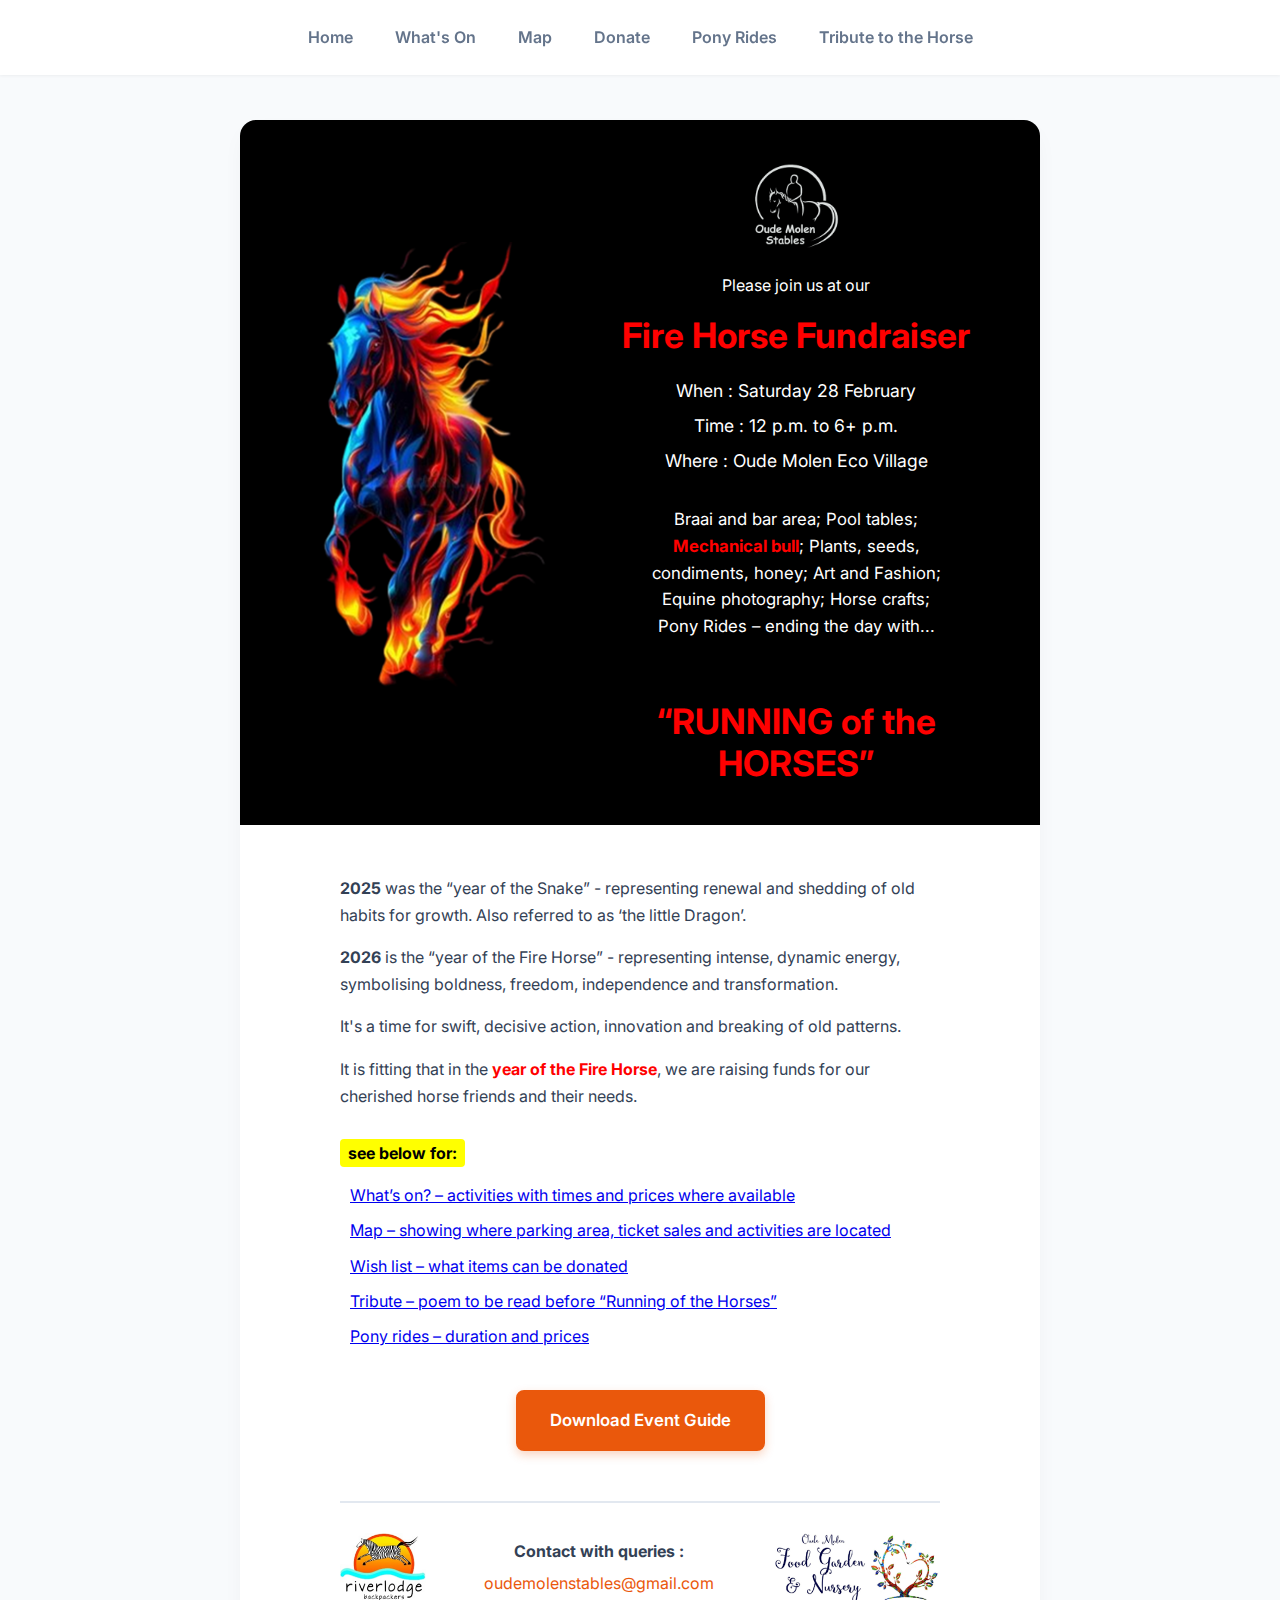
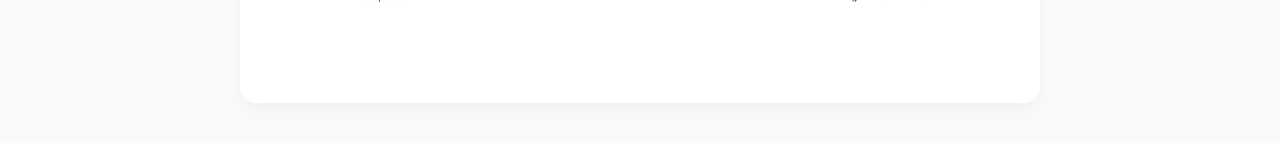
<file: index.html>
<!DOCTYPE html>
<html lang="en">
<head>
    <meta charset="UTF-8">
    <meta name="viewport" content="width=device-width, initial-scale=1.0">
    <title>Fire Horse Fundraiser - Oude Molen</title>
    <link rel="stylesheet" href="style.css">
</head>
<body>
    <nav class="navbar">
        <button class="hamburger" id="hamburger" aria-label="Toggle Menu">
            <svg viewBox="0 0 24 24" width="28" height="28" fill="currentColor">
                <path d="M3 18h18v-2H3v2zm0-5h18v-2H3v2zm0-7v2h18V6H3z"/>
            </svg>
        </button>
        
        <div class="nav-links" id="nav-links">
            <a href="index.html">Home</a>
            <a href="whats-on.html">What's On</a>
            <a href="map.html">Map</a>
            <a href="donate.html">Donate</a>
            <a href="pony-rides.html">Pony Rides</a>
            <a href="tribute.html">Tribute to the Horse</a>
        </div>
    </nav>

    <div class="container home">
        <div class="fundraiser-banner">
            <div class="banner-image-col">
                <img src="front-horse.png" alt="Flaming Horse" class="banner-image">
            </div>
            <div class="banner-content-col">
                <img src="oude-molen.png" alt="Oude Molen Stables Logo" class="banner-logo">
                <p>Please join us at our</p>
                <h1 class="banner-title">Fire Horse Fundraiser</h1>
                <div class="banner-details">
                    <p>When : Saturday 28 February</p>
                    <p>Time : 12 p.m. to 6+ p.m.</p>
                    <p>Where : Oude Molen Eco Village</p>
                </div>
                <div class="banner-list">
                    Braai and bar area; Pool tables;<br>
                    <span class="red-highlight">Mechanical bull</span>; Plants, seeds,<br>
                    condiments, honey; Art and Fashion;<br>
                    Equine photography; Horse crafts;<br>
                    Pony Rides – ending the day with...
                </div>
                <h2 class="banner-title" style="margin-bottom: 0;">“RUNNING of the HORSES”</h2>
            </div>
        </div>

        <div class="content-padding">
            <p><span class="bold">2025</span> was the “year of the Snake” - representing renewal and shedding of old habits for growth. Also referred to as ‘the little Dragon’.</p>
            <p><span class="bold">2026</span> is the “year of the Fire Horse” - representing intense, dynamic energy, symbolising boldness, freedom, independence and transformation.</p>
            <p>It's a time for swift, decisive action, innovation and breaking of old patterns.</p>
            <p>It is fitting that in the <span class="red-highlight">year of the Fire Horse</span>, we are raising funds for our cherished horse friends and their needs.</p>

            <p style="margin-top: 30px;">
                <span class="yellow-highlight">see below for:</span>
            </p>
            <ul style="list-style-type: none; padding-left: 10px;">
                <li><a href="whats-on.html" >What’s on? – activities with times and prices where available</a></li>
                <li><a href="map.html">Map – showing where parking area, ticket sales and activities are located</a></li>
                <li><a href="donate.html">Wish list – what items can be donated</a></li>
                <li><a href="tribute.html">Tribute – poem to be read before “Running of the Horses”</a></li>
                <li><a href="pony-rides.html">Pony rides – duration and prices</a></li>
            </ul>
            <div class="btn-container">
                <a href="Fire Horse Fundraiser - PDF.pdf" download target="_blank" class="btn-download">Download Event Guide</a>
            </div>
            <div class="footer-logos">
                <img src="riverlodge.png" alt="Riverlodge Backpackers" class="footer-logo-img">
                
                <div class="text-center">
                    <p class="bold" style="margin-bottom: 5px;">Contact with queries :</p>
                    <a href="mailto:oudemolenstables@gmail.com" style="color: var(--accent-color); text-decoration: none;">oudemolenstables@gmail.com</a>
                </div>
                
                <img src="food-garden.png" alt="Oude Molen Food Garden & Nursery" class="footer-logo-img">
            </div>
        </div>
    </div>
    <script>
        document.getElementById('hamburger').addEventListener('click', function() {
            document.getElementById('nav-links').classList.toggle('show');
        });
    </script>
</body>
</html>
</file>
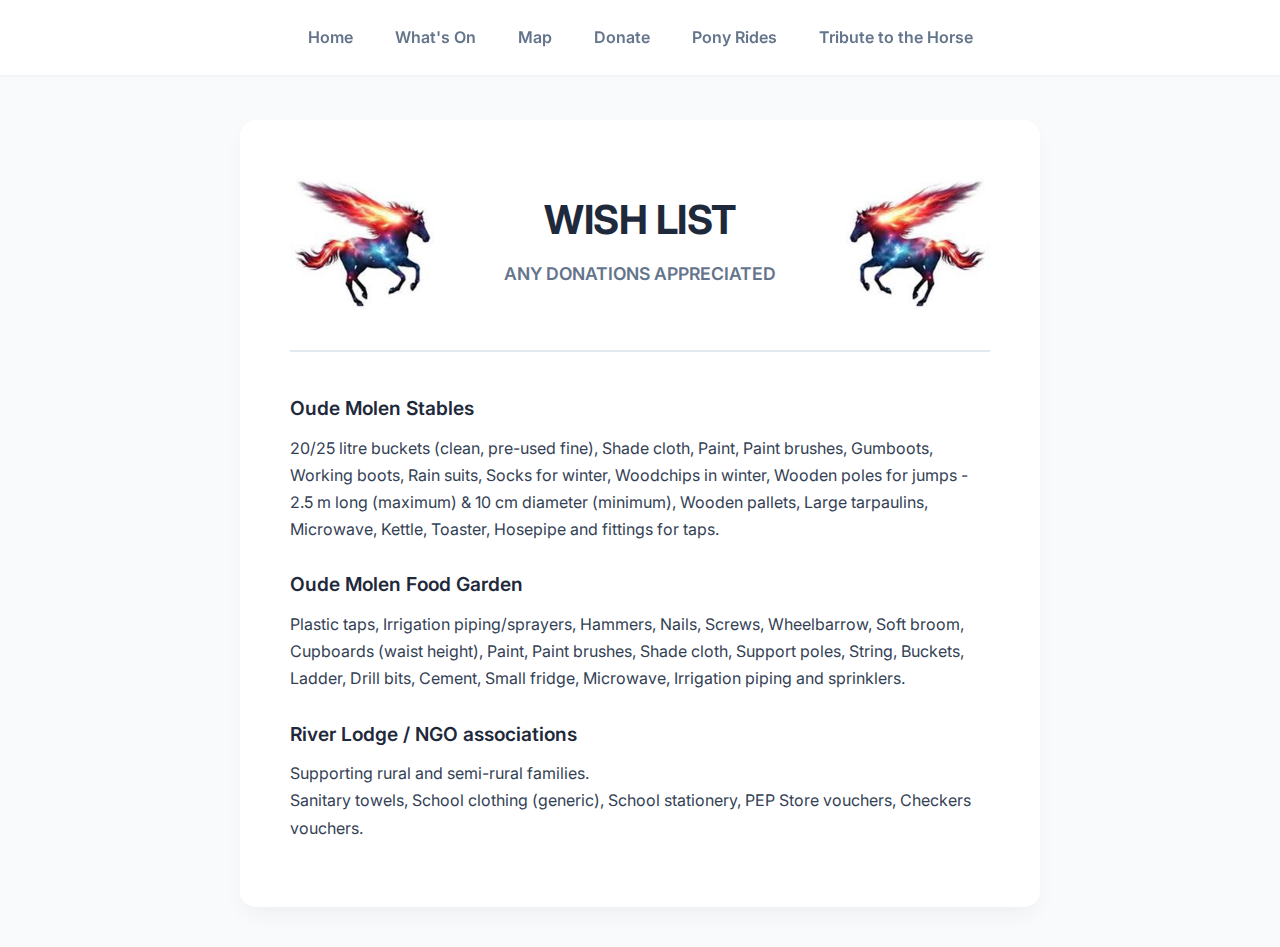
<file: donate.html>
<!DOCTYPE html>
<html lang="en">
<head>
    <meta charset="UTF-8">
    <meta name="viewport" content="width=device-width, initial-scale=1.0">
    <title>Donate - Oude Molen</title>
    <link rel="stylesheet" href="style.css">
</head>
<body>
    <nav class="navbar">
        <button class="hamburger" id="hamburger" aria-label="Toggle Menu">
            <svg viewBox="0 0 24 24" width="28" height="28" fill="currentColor">
                <path d="M3 18h18v-2H3v2zm0-5h18v-2H3v2zm0-7v2h18V6H3z"/>
            </svg>
        </button>
        
        <div class="nav-links" id="nav-links">
            <a href="index.html">Home</a>
            <a href="whats-on.html">What's On</a>
            <a href="map.html">Map</a>
            <a href="donate.html">Donate</a>
            <a href="pony-rides.html">Pony Rides</a>
            <a href="tribute.html">Tribute to the Horse</a>
        </div>
    </nav>

    <div class="container">
        <header class="page-header">
            <img src="side-horse.png" alt="Flaming Horse Logo" style="min-width: 150px;">
            <div>
                <h1>WISH LIST</h1>
                <p class="header-subtitle">ANY DONATIONS APPRECIATED</p>
            </div>
            <img src="side-horse.png" class="desktop-only" alt="Flaming Horse Logo" style="transform: rotateY(180deg); min-width: 150px;">
        </header>

        <h3>Oude Molen Stables</h3>
        <p>20/25 litre buckets (clean, pre-used fine), Shade cloth, Paint, Paint brushes, Gumboots, Working boots, Rain suits, Socks for winter, Woodchips in winter, Wooden poles for jumps - 2.5 m long (maximum) & 10 cm diameter (minimum), Wooden pallets, Large tarpaulins, Microwave, Kettle, Toaster, Hosepipe and fittings for taps.</p>

        <h3>Oude Molen Food Garden</h3>
        <p>Plastic taps, Irrigation piping/sprayers, Hammers, Nails, Screws, Wheelbarrow, Soft broom, Cupboards (waist height), Paint, Paint brushes, Shade cloth, Support poles, String, Buckets, Ladder, Drill bits, Cement, Small fridge, Microwave, Irrigation piping and sprinklers.</p>

        <h3>River Lodge / NGO associations</h3>
        <p>Supporting rural and semi-rural families.<br>
        Sanitary towels, School clothing (generic), School stationery, PEP Store vouchers, Checkers vouchers.</p>
    </div>
    <script>
        document.getElementById('hamburger').addEventListener('click', function() {
            document.getElementById('nav-links').classList.toggle('show');
        });
    </script>
</body>
</html>
</file>
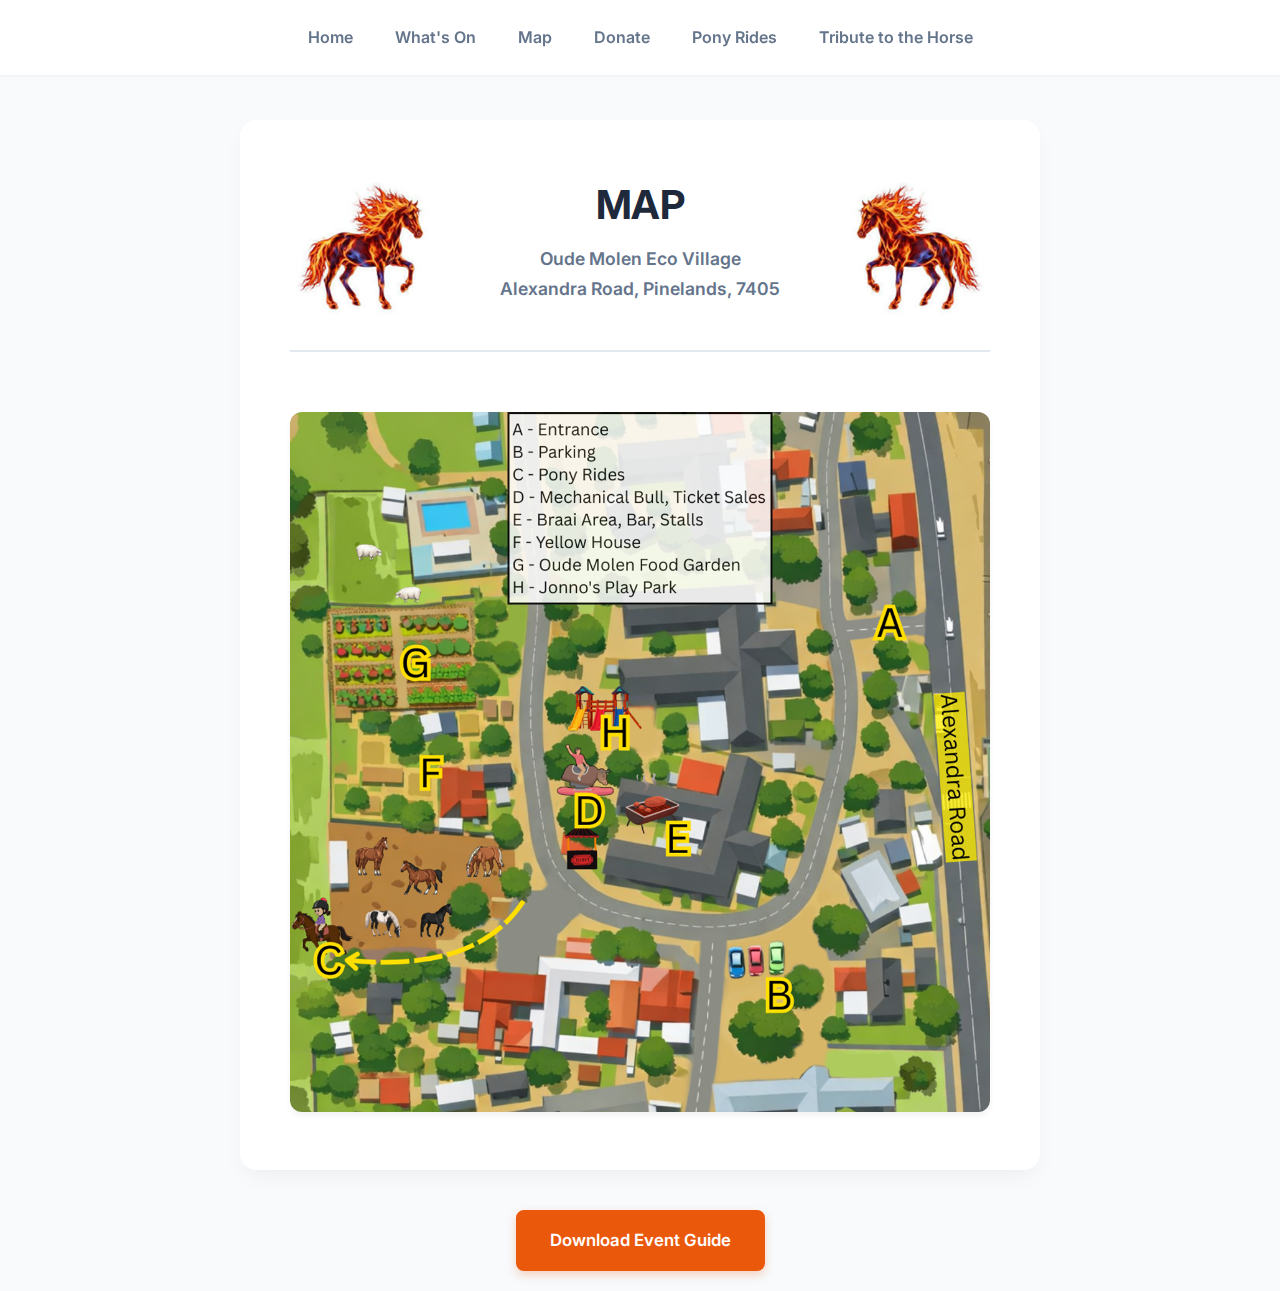
<file: map.html>
<!DOCTYPE html>
<html lang="en">
<head>
    <meta charset="UTF-8">
    <meta name="viewport" content="width=device-width, initial-scale=1.0">
    <title>Map - Oude Molen</title>
    <link rel="stylesheet" href="style.css">
</head>
<body>
    <nav class="navbar">
        <button class="hamburger" id="hamburger" aria-label="Toggle Menu">
            <svg viewBox="0 0 24 24" width="28" height="28" fill="currentColor">
                <path d="M3 18h18v-2H3v2zm0-5h18v-2H3v2zm0-7v2h18V6H3z"/>
            </svg>
        </button>
        
        <div class="nav-links" id="nav-links">
            <a href="index.html">Home</a>
            <a href="whats-on.html">What's On</a>
            <a href="map.html">Map</a>
            <a href="donate.html">Donate</a>
            <a href="pony-rides.html">Pony Rides</a>
            <a href="tribute.html">Tribute to the Horse</a>
        </div>
    </nav>

    <div class="container">
        <header class="page-header">
            <img src="side-raised-horse.png" alt="Flaming Horse Logo" style="min-width: 150px;">
            <div>
                <h1>MAP</h1>
                <p class="header-subtitle">Oude Molen Eco Village<br>Alexandra Road, Pinelands, 7405</p>
            </div>
            <img src="side-raised-horse.png" class="desktop-only" alt="Flaming Horse Logo" style="transform: rotateY(180deg); min-width: 150px;">
        </header>

        <a href="map.png" target="_blank" download="true"><img src="map.png" alt="Map of Oude Molen Eco Village" class="map-image"></a>
    </div>

    <div class="btn-container">
        <a href="Fire Horse Fundraiser - PDF.pdf" download target="_blank" class="btn-download">Download Event Guide</a>
    </div>
    <script>
        document.getElementById('hamburger').addEventListener('click', function() {
            document.getElementById('nav-links').classList.toggle('show');
        });
    </script>
</body>
</html>
</file>
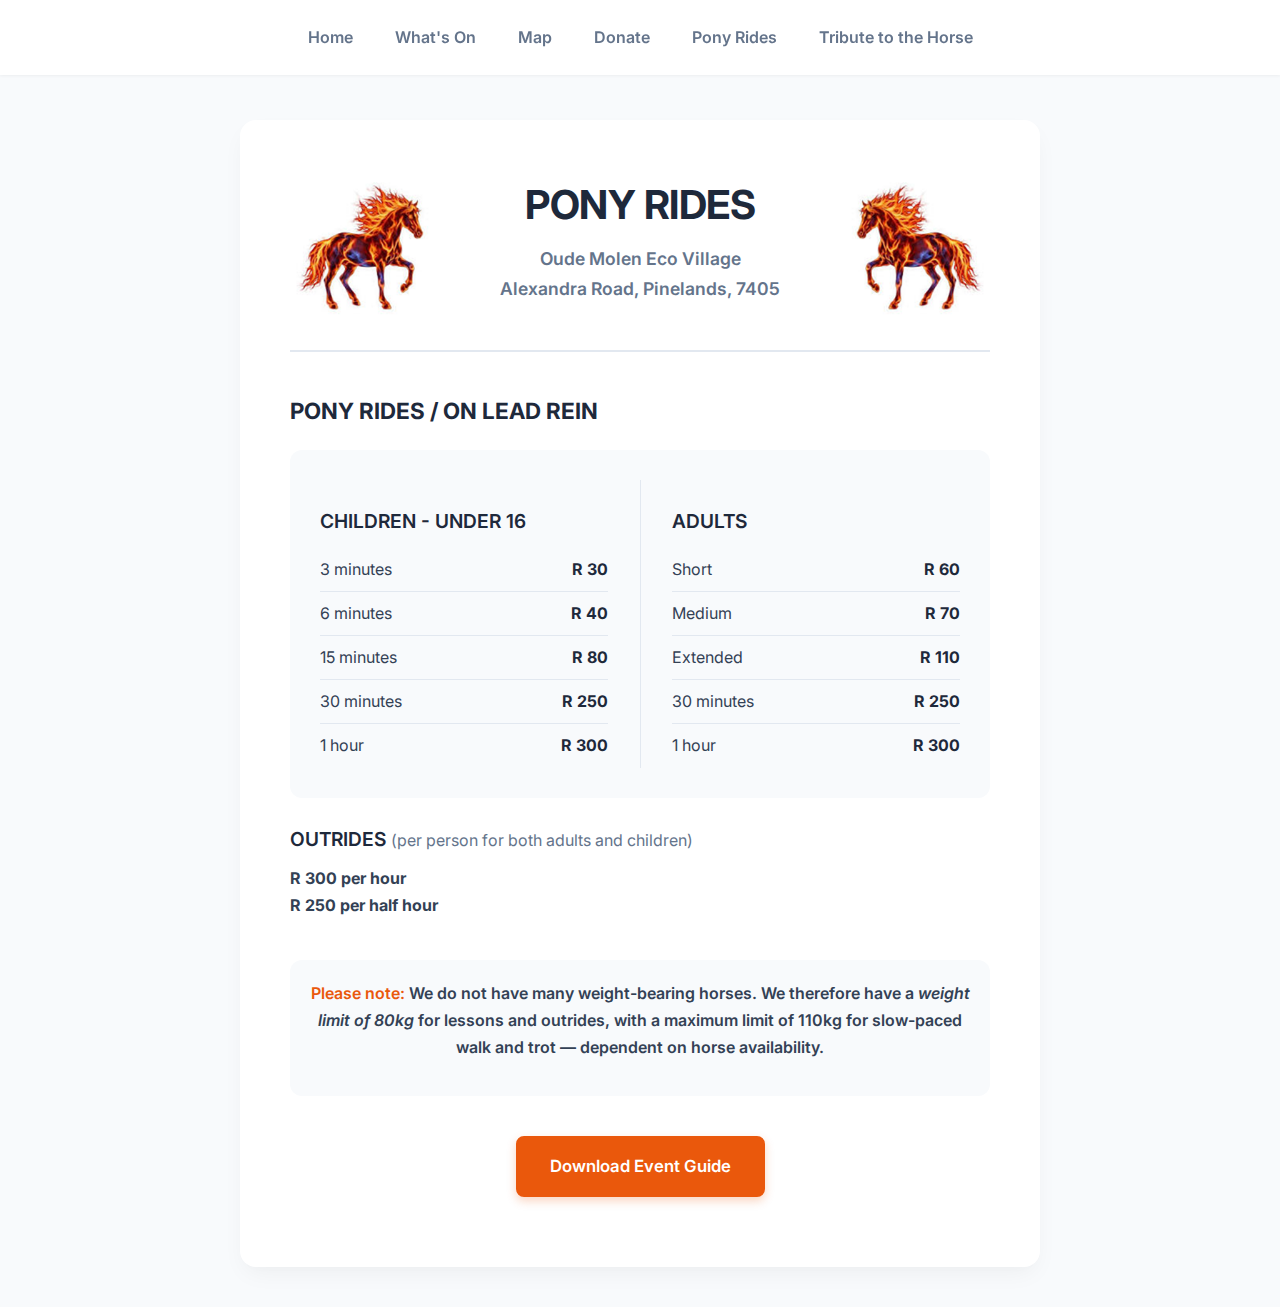
<file: pony-rides.html>
<!DOCTYPE html>
<html lang="en">
<head>
    <meta charset="UTF-8">
    <meta name="viewport" content="width=device-width, initial-scale=1.0">
    <title>Pony Rides - Oude Molen</title>
    <link rel="stylesheet" href="style.css">
</head>
<body>
    <nav class="navbar">
        <button class="hamburger" id="hamburger" aria-label="Toggle Menu">
            <svg viewBox="0 0 24 24" width="28" height="28" fill="currentColor">
                <path d="M3 18h18v-2H3v2zm0-5h18v-2H3v2zm0-7v2h18V6H3z"/>
            </svg>
        </button>
        
        <div class="nav-links" id="nav-links">
            <a href="index.html">Home</a>
            <a href="whats-on.html">What's On</a>
            <a href="map.html">Map</a>
            <a href="donate.html">Donate</a>
            <a href="pony-rides.html">Pony Rides</a>
            <a href="tribute.html">Tribute to the Horse</a>
        </div>
    </nav>

    <div class="container">
        <header class="page-header">
            <img src="side-raised-horse.png" alt="Flaming Horse Logo" style="min-width: 150px;">
            <div>
                <h1>PONY RIDES</h1>
                <p class="header-subtitle">Oude Molen Eco Village<br>Alexandra Road, Pinelands, 7405</p>
            </div>
            <img src="side-raised-horse.png" class="desktop-only" alt="Flaming Horse Logo" style="transform: rotateY(180deg); min-width: 150px;">
        </header>

        <h2>PONY RIDES / ON LEAD REIN</h2>

        <div class="pricing-grid">
            <div class="pricing-col">
                <h3>CHILDREN - UNDER 16</h3>
                <div class="price-row"><span>3 minutes</span> <strong>R 30</strong></div>
                <div class="price-row"><span>6 minutes</span> <strong>R 40</strong></div>
                <div class="price-row"><span>15 minutes</span> <strong>R 80</strong></div>
                <div class="price-row"><span>30 minutes</span> <strong>R 250</strong></div>
                <div class="price-row"><span>1 hour</span> <strong>R 300</strong></div>
            </div>
            
            <div class="divider"></div>

            <div class="pricing-col">
                <h3>ADULTS</h3>
                <div class="price-row"><span>Short</span> <strong>R 60</strong></div>
                <div class="price-row"><span>Medium</span> <strong>R 70</strong></div>
                <div class="price-row"><span>Extended</span> <strong>R 110</strong></div>
                <div class="price-row"><span>30 minutes</span> <strong>R 250</strong></div>
                <div class="price-row"><span>1 hour</span> <strong>R 300</strong></div>
            </div>
        </div>

        <h3>OUTRIDES <span style="font-weight: 400; font-size: 1rem; color: var(--text-muted);">(per person for both adults and children)</span></h3>
        <p class="bold">R 300 per hour<br>R 250 per half hour</p>

        <div class="contact-info" style="margin-top: 40px;">
            <p><span class="accent-text">Please note:</span> We do not have many weight-bearing horses. We therefore have a <em>weight limit of 80kg</em> for lessons and outrides, with a maximum limit of 110kg for slow-paced walk and trot — dependent on horse availability.</p>
        </div>
        <div class="btn-container">
            <a href="Fire Horse Fundraiser - PDF.pdf" download target="_blank" class="btn-download">Download Event Guide</a>
        </div>
    </div>
    <script>
        document.getElementById('hamburger').addEventListener('click', function() {
            document.getElementById('nav-links').classList.toggle('show');
        });
    </script>
</body>
</html>
</file>
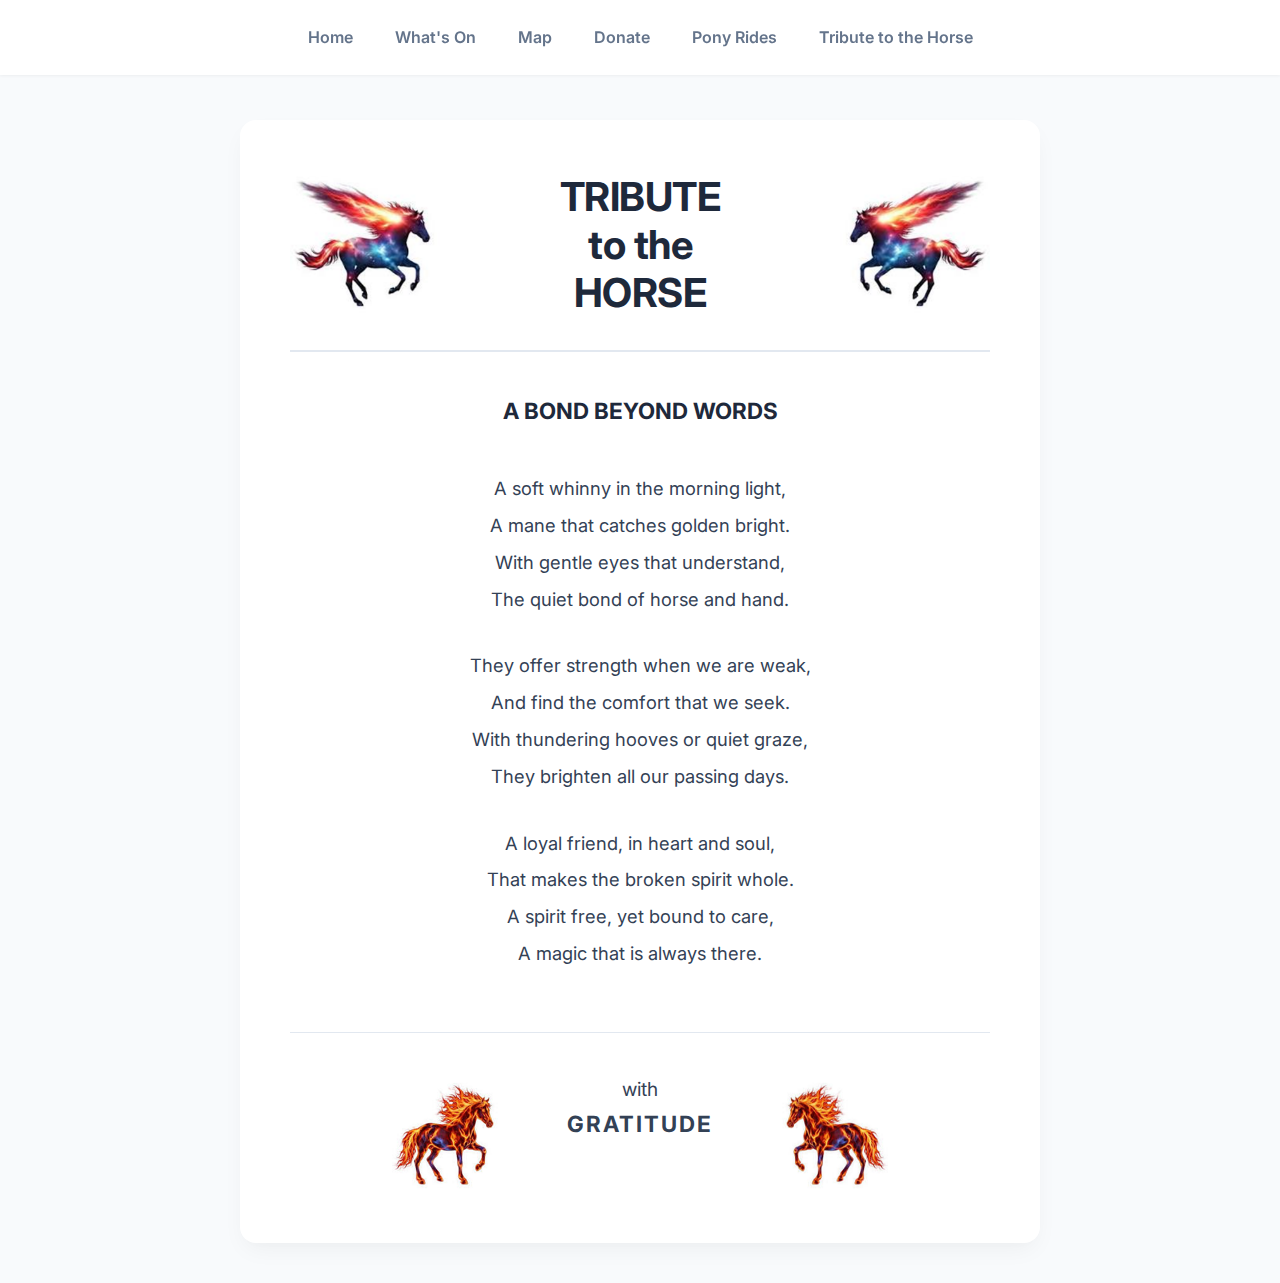
<file: tribute.html>
<!DOCTYPE html>
<html lang="en">
<head>
    <meta charset="UTF-8">
    <meta name="viewport" content="width=device-width, initial-scale=1.0">
    <title>Tribute to the Horse - Oude Molen</title>
    <link rel="stylesheet" href="style.css">
</head>
<body>
    <nav class="navbar">
        <button class="hamburger" id="hamburger" aria-label="Toggle Menu">
            <svg viewBox="0 0 24 24" width="28" height="28" fill="currentColor">
                <path d="M3 18h18v-2H3v2zm0-5h18v-2H3v2zm0-7v2h18V6H3z"/>
            </svg>
        </button>
        
        <div class="nav-links" id="nav-links">
            <a href="index.html">Home</a>
            <a href="whats-on.html">What's On</a>
            <a href="map.html">Map</a>
            <a href="donate.html">Donate</a>
            <a href="pony-rides.html">Pony Rides</a>
            <a href="tribute.html">Tribute to the Horse</a>
        </div>
    </nav>

    <div class="container">
        <header class="page-header">
            <img src="side-horse.png" alt="Flaming Horse Logo" style="min-width: 150px;">
            <div>
                <h1 style="line-height: 1.2;">TRIBUTE <br> to the <br> HORSE</h1>
            </div>
            <img src="side-horse.png" class="desktop-only" alt="Flaming Horse Logo" style="transform: rotateY(180deg); min-width: 150px;">
        </header>

        <h2 class="text-center">A BOND BEYOND WORDS</h2>
        
        <div class="text-center" style="font-size: 1.15rem; line-height: 2; margin: 40px auto; max-width: 500px; color: var(--text-main);">
            <p>
                A soft whinny in the morning light,<br>
                A mane that catches golden bright.<br>
                With gentle eyes that understand,<br>
                The quiet bond of horse and hand.
            </p>

            <p style="margin-top: 30px;">
                They offer strength when we are weak,<br>
                And find the comfort that we seek.<br>
                With thundering hooves or quiet graze,<br>
                They brighten all our passing days.
            </p>

            <p style="margin-top: 30px;">
                A loyal friend, in heart and soul,<br>
                That makes the broken spirit whole.<br>
                A spirit free, yet bound to care,<br>
                A magic that is always there.
            </p>
        </div>

        <div class="text-center" style="margin-top: 60px; padding-top: 40px; border-top: 1px solid var(--border-soft);">            
            <div style="display: flex; justify-content: center; gap: 60px;">
                <img src="side-raised-horse.png" class="desktop-only" alt="Flaming Horse Logo" style="width: 120px; height: auto;">
                <p class="" style="font-size: 1.2rem; margin-bottom: 20px;">
                    with<br>
                    <span class="bold" style="font-size: 1.4rem; letter-spacing: 2px;">GRATITUDE</span>
                </p>
                <img src="side-raised-horse.png" class="desktop-only" alt="Flaming Horse Logo" style="width: 120px; height: auto; transform: rotateY(180deg);">
            </div>
        </div>
    </div>
    <script>
        document.getElementById('hamburger').addEventListener('click', function() {
            document.getElementById('nav-links').classList.toggle('show');
        });
    </script>
</body>
</html>
</file>
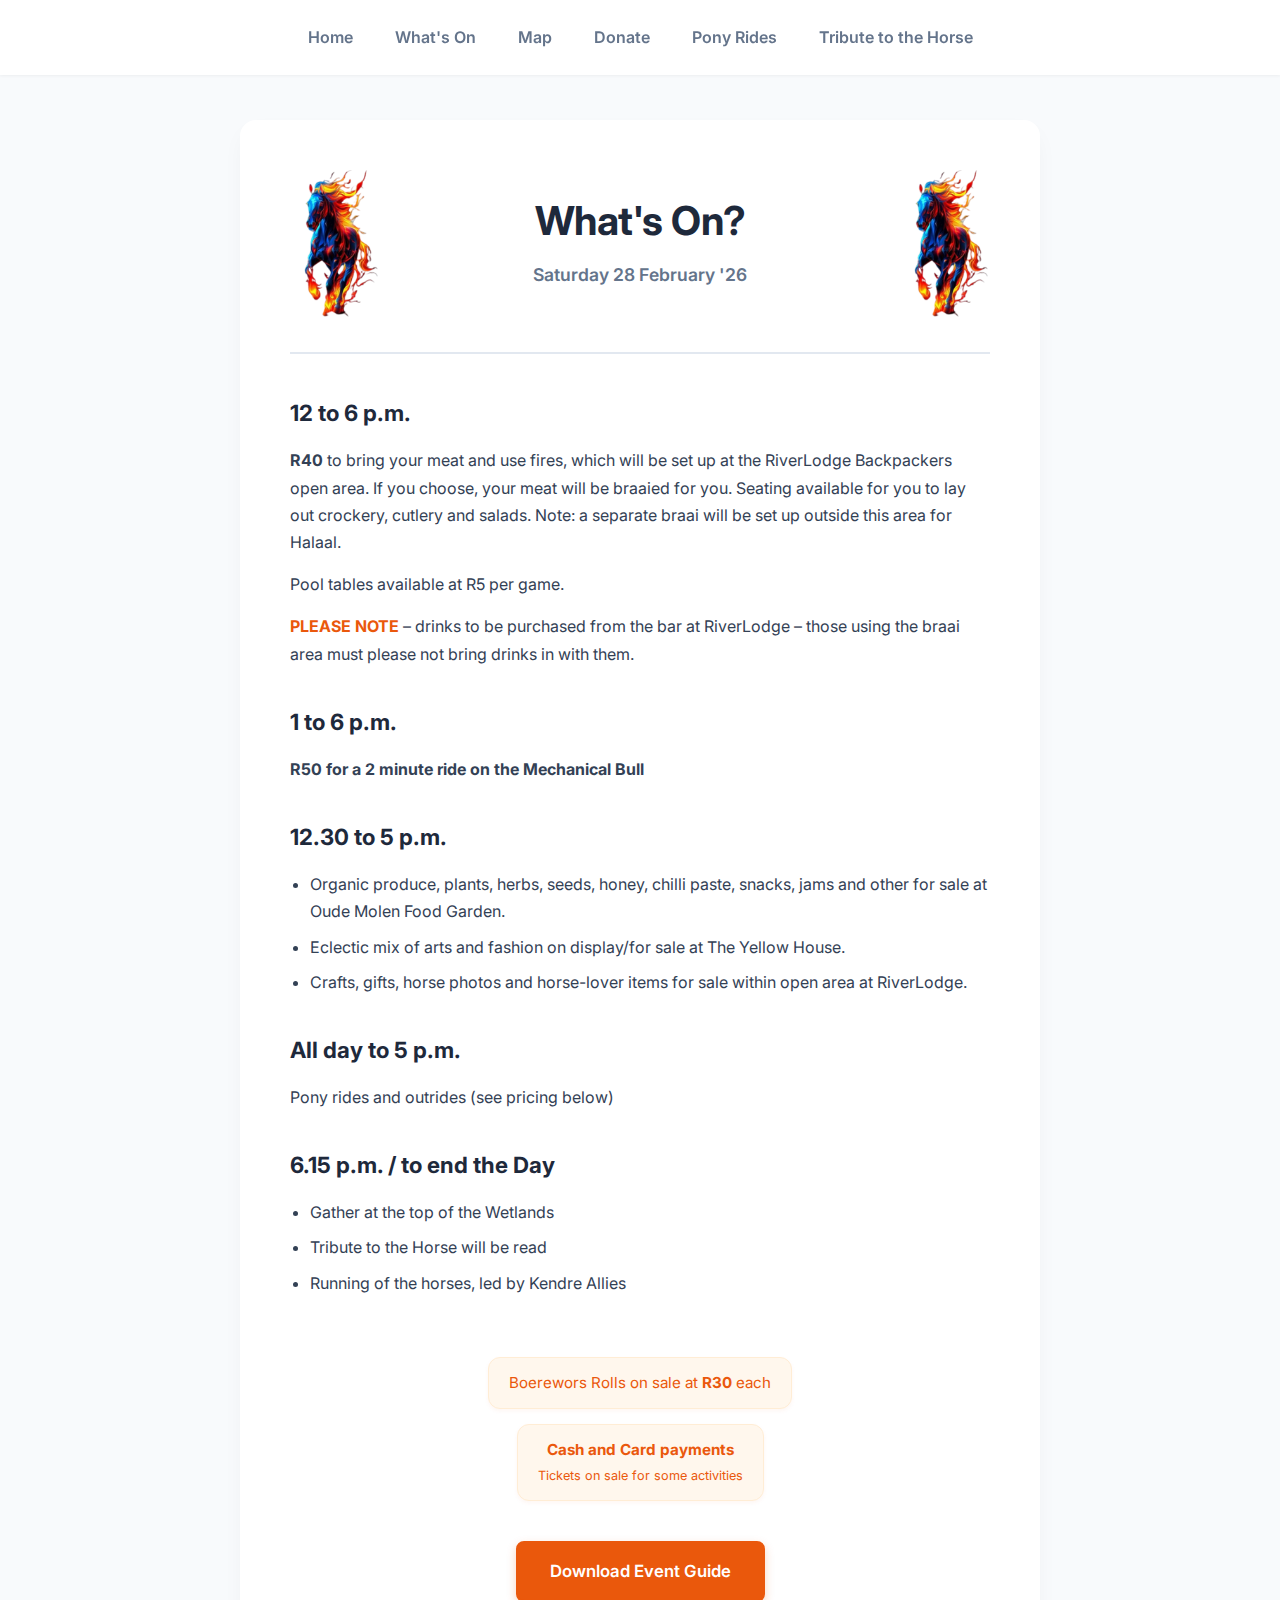
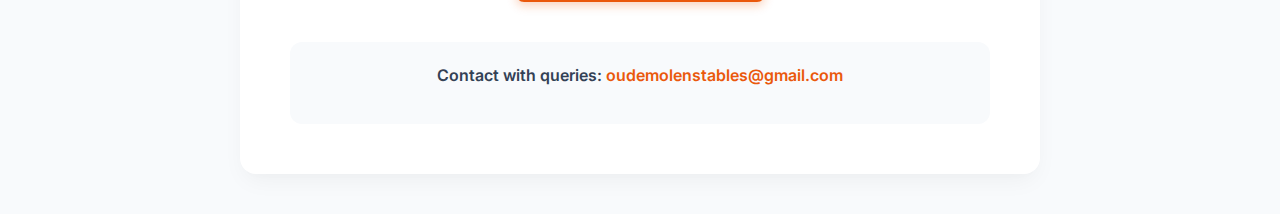
<file: whats-on.html>
<!DOCTYPE html>
<html lang="en">
<head>
    <meta charset="UTF-8">
    <meta name="viewport" content="width=device-width, initial-scale=1.0">
    <title>What's On - Oude Molen</title>
    <link rel="stylesheet" href="style.css">
</head>
<body>
    <nav class="navbar">
        <button class="hamburger" id="hamburger" aria-label="Toggle Menu">
            <svg viewBox="0 0 24 24" width="28" height="28" fill="currentColor">
                <path d="M3 18h18v-2H3v2zm0-5h18v-2H3v2zm0-7v2h18V6H3z"/>
            </svg>
        </button>
        
        <div class="nav-links" id="nav-links">
            <a href="index.html">Home</a>
            <a href="whats-on.html">What's On</a>
            <a href="map.html">Map</a>
            <a href="donate.html">Donate</a>
            <a href="pony-rides.html">Pony Rides</a>
            <a href="tribute.html">Tribute to the Horse</a>
        </div>
    </nav>

    <div class="container">
        <header class="page-header">
            <img src="front-horse.png" alt="Flaming Horse Logo">
            <div>
                <h1>What's On?</h1>
                <p class="header-subtitle">Saturday 28 February '26</p>
            </div>
            <img src="front-horse.png" class="desktop-only" alt="Flaming Horse Logo">
        </header>

        <h2>12 to 6 p.m.</h2>
        <p><span class="bold">R40</span> to bring your meat and use fires, which will be set up at the RiverLodge Backpackers open area. If you choose, your meat will be braaied for you. Seating available for you to lay out crockery, cutlery and salads. Note: a separate braai will be set up outside this area for Halaal.</p>
        <p>Pool tables available at R5 per game.</p>
        <p><span class="bold accent-text">PLEASE NOTE</span> – drinks to be purchased from the bar at RiverLodge – those using the braai area must please not bring drinks in with them.</p>

        <h2>1 to 6 p.m.</h2>
        <p class="bold">R50 for a 2 minute ride on the Mechanical Bull</p>

        <h2>12.30 to 5 p.m.</h2>
        <ul>
            <li>Organic produce, plants, herbs, seeds, honey, chilli paste, snacks, jams and other for sale at Oude Molen Food Garden.</li>
            <li>Eclectic mix of arts and fashion on display/for sale at The Yellow House.</li>
            <li>Crafts, gifts, horse photos and horse-lover items for sale within open area at RiverLodge.</li>
        </ul>

        <h2>All day to 5 p.m.</h2>
        <p>Pony rides and outrides (see pricing below)</p>

        <h2>6.15 p.m. / to end the Day</h2>
        <ul>
            <li>Gather at the top of the Wetlands</li>
            <li>Tribute to the Horse will be read</li>
            <li>Running of the horses, led by Kendre Allies</li>
        </ul>
        
        <div class="badge-container" style="margin-top: 60px;" >
            <div class="badge">Boerewors Rolls on sale at <span class="bold">R30</span> each</div>
        </div>
        <div class="badge-container">
            <div class="badge">
                <span class="bold">Cash and Card payments</span><br>
                <small>Tickets on sale for some activities</small>
            </div>
        </div>

        <div class="btn-container">
            <a href="Fire Horse Fundraiser - PDF.pdf" download target="_blank" class="btn-download">Download Event Guide</a>
        </div>

        <div class="contact-info">
            <p>Contact with queries: <a href="mailto:oudemolenstables@gmail.com" style="color: var(--accent-color); text-decoration: none;">oudemolenstables@gmail.com</a></p>
        </div>

    </div>
    <script>
        document.getElementById('hamburger').addEventListener('click', function() {
            document.getElementById('nav-links').classList.toggle('show');
        });
    </script>
</body>
</html>
</file>
<file: style.css>
/* style.css */
@import url('https://fonts.googleapis.com/css2?family=Inter:wght@400;600;700&display=swap');

:root {
    --primary-color: #1e293b; /* Deep slate */
    --accent-color: #ea580c; /* Warm terracotta/orange to match the fire horses */
    --text-main: #334155;
    --text-muted: #64748b;
    --bg-page: #f8fafc;
    --bg-card: #ffffff;
    --border-soft: #e2e8f0;
}

* {
    box-sizing: border-box;
    margin: 0;
    padding: 0;
}

/* Update the body to push content down so the absolute nav doesn't cover it */
body {
    font-family: 'Inter', sans-serif;
    background-color: var(--bg-page);
    color: var(--text-main);
    line-height: 1.7;
    -webkit-font-smoothing: antialiased;
    padding-top: 80px; /* Added to account for absolute nav */
}

/* --- Desktop Navigation (Absolute Position) --- */
.navbar {
    position: absolute;
    top: 0;
    left: 0;
    width: 100%;
    background-color: rgba(255, 255, 255, 0.95);
    backdrop-filter: blur(10px);
    padding: 1rem 2rem;
    z-index: 1000;
    box-shadow: 0 1px 3px rgba(0,0,0,0.05);
    display: flex;
    justify-content: center; /* Centers links on desktop */
    align-items: center;
}

.hamburger {
    display: none; /* Hidden on desktop screens */
    background: none;
    border: none;
    color: var(--primary-color);
    cursor: pointer;
    padding: 5px;
}

.nav-links {
    display: flex;
    gap: 10px;
}

.nav-links a {
    color: var(--text-muted);
    text-decoration: none;
    padding: 8px 16px;
    font-size: 1rem;
    font-weight: 600;
    border-radius: 8px;
    transition: all 0.2s ease;
}

.nav-links a:hover, .nav-links a:active {
    background-color: #f1f5f9;
    color: var(--primary-color);
}

/* Main Card Container */
.container {
    max-width: 800px;
    margin: 40px auto;
    background-color: var(--bg-card);
    border-radius: 16px;
    padding: 50px;
    box-shadow: 0 10px 25px -5px rgba(0,0,0,0.05), 0 8px 10px -6px rgba(0,0,0,0.01);
}

/* Header with Flexbox */
.page-header {
    display: flex;
    justify-content: space-between;
    align-items: center;
    margin-bottom: 40px;
    padding-bottom: 30px;
    border-bottom: 2px solid var(--border-soft);
    text-align: center;
}

.page-header img {
    width: 90px;
    height: auto;
    border-radius: 8px;
}

.page-header h1 {
    font-size: 2.5rem;
    color: var(--primary-color);
    letter-spacing: -0.5px;
    font-weight: 700;
}

.header-subtitle {
    font-size: 1.1rem;
    color: var(--text-muted);
    font-weight: 600;
    margin-top: 5px;
}

/* Typography */
h2 {
    color: var(--primary-color);
    font-size: 1.4rem;
    margin: 35px 0 15px;
    font-weight: 700;
}

h3 {
    color: var(--primary-color);
    font-size: 1.2rem;
    margin: 25px 0 10px;
    font-weight: 600;
}

.text-center { text-align: center; }
.bold { font-weight: 700; }
.accent-text { color: var(--accent-color); }

ul {
    margin-left: 0;
    padding-left: 20px;
    margin-bottom: 20px;
    list-style-type: disc;
    color: var(--text-main);
}

ul li {
    margin-bottom: 8px;
}

p {
    margin-bottom: 15px;
}

/* Modern Badges / Callouts */
.badge-container {
    display: flex;
    justify-content: center;
    margin: 15px 0;
}

.badge {
    background: #fff7ed;
    color: var(--accent-color);
    border: 1px solid #ffedd5;
    padding: 12px 20px;
    border-radius: 12px;
    font-size: 0.95rem;
    text-align: center;
    box-shadow: 0 2px 4px rgba(234, 88, 12, 0.05);
}

/* Map Image */
.map-image {
    width: 100%;
    height: auto;
    border-radius: 12px;
    margin-top: 20px;
    box-shadow: 0 4px 6px rgba(0,0,0,0.05);
}

.legend-box {
    background: var(--bg-page);
    border-radius: 12px;
    padding: 20px;
    margin: 20px auto 30px;
    max-width: 500px;
    box-shadow: inset 0 2px 4px rgba(0,0,0,0.02);
}

.legend-box ul {
    list-style-type: none;
    padding-left: 0;
    column-count: 2;
    column-gap: 20px;
}

.legend-box li {
    margin-bottom: 10px;
    font-size: 0.95rem;
}

.legend-box strong {
    color: var(--primary-color);
    background: var(--bg-card);
    padding: 2px 8px;
    border-radius: 4px;
    margin-right: 5px;
    box-shadow: 0 1px 2px rgba(0,0,0,0.05);
}

/* Pricing Tables */
.pricing-grid {
    display: flex;
    justify-content: space-between;
    background: var(--bg-page);
    border-radius: 12px;
    padding: 30px;
    margin: 20px 0;
}

.pricing-col {
    width: 45%;
}

.price-row {
    display: flex;
    justify-content: space-between;
    padding: 8px 0;
    border-bottom: 1px solid var(--border-soft);
}

.price-row:last-child {
    border-bottom: none;
}

.price-row strong {
    color: var(--primary-color);
}

.divider {
    width: 1px;
    background-color: var(--border-soft);
    margin: 0 20px;
}

.contact-info {
    margin-top: 40px;
    background: var(--bg-page);
    padding: 20px;
    border-radius: 12px;
    text-align: center;
    font-weight: 600;
}

/* Mobile Responsiveness */
@media (max-width: 600px) {
    nav {
        flex-wrap: wrap;
    }
    nav a {
        margin: 5px;
        width: calc(50% - 10px);
    }
    .container {
        margin: 20px;
        padding: 25px;
    }
    .page-header {
        flex-direction: column;
        gap: 15px;
    }
    .page-header img {
        width: 60px;
    }
    .page-header h1 {
        font-size: 2rem;
    }
    .pricing-grid {
        flex-direction: column;
        padding: 20px;
    }
    .divider {
        display: none;
    }
    .pricing-col {
        width: 100%;
        margin-bottom: 20px;
    }
    .pricing-col:last-child {
        margin-bottom: 0;
    }
    .legend-box ul {
        column-count: 1;
    }
}

/* fundraiser.css */

/* Override the default container padding to allow the black banner to stretch edge-to-edge */
.container.home {
    padding-top: 0;
    overflow: hidden;
}

/* Main Black Banner Section */
.fundraiser-banner {
    background-color: #000000;
    color: #ffffff;
    display: flex;
    padding: 40px;
    align-items: center;
    margin: 0 -50px;
}

.banner-image-col {
    flex: 1;
    max-width: 45%;
}

.banner-image {
    width: 100%;
    height: auto;
    display: block;
}

.banner-content-col {
    flex: 1.5;
    padding-left: 40px;
    text-align: center;
    display: flex;
    flex-direction: column;
    justify-content: center;
}

.banner-logo {
    width: 100px;
    height: auto;
    margin: 0 auto 20px;
}

.banner-title {
    color: #ff0000;
    font-size: 2.2rem;
    font-weight: 700;
    margin-bottom: 20px;
    line-height: 1.2;
}

.banner-details p {
    margin-bottom: 5px;
    font-size: 1.1rem;
    color: #ffffff;
}

.banner-list {
    margin: 25px 0;
    font-size: 1.05rem;
    line-height: 1.6;
}

/* Text Highlights */
.red-highlight {
    color: #ff0000;
    font-weight: 700;
}

.yellow-highlight {
    background-color: #ffff00;
    color: #000000;
    padding: 4px 8px;
    font-weight: 700;
    border-radius: 4px;
}

/* Lower Content Section Padding */
.content-padding {
    padding: 50px;
}

/* Footer Logos */
.footer-logos {
    display: flex;
    justify-content: space-between;
    align-items: center;
    margin-top: 50px;
    padding-top: 30px;
    border-top: 2px solid var(--border-soft, #e2e8f0);
}

.footer-logo-img {
    height: 70px;
    width: auto;
}

/* Mobile Responsiveness for Fundraiser Page */
@media (max-width: 768px) {
    .fundraiser-banner {
        flex-direction: column;
        padding: 30px 20px;
    }
    
    .fundraiser-banner .banner-image-col img {
        max-height: 280px;
    }

    
    .banner-image-col {
        max-width: 80%;
        margin-bottom: 30px;
    }
    
    .banner-content-col {
        padding-left: 0;
    }
    
    .banner-title {
        font-size: 1.8rem;
    }
    
    .content-padding {
        padding: 30px 20px;
    }
    
    .footer-logos {
        flex-direction: column;
        gap: 30px;
    }
}

@media screen and (max-width:600px) {
    .desktop-only {
        display: none;
    }
}

/* Download Button */
.btn-container {
    text-align: center;
    margin: 40px 0 20px; /* Adds breathing room around the button */
}

.btn-download {
    display: inline-block;
    background-color: var(--accent-color);
    color: #ffffff;
    padding: 14px 32px;
    font-size: 1.05rem;
    font-weight: 600;
    text-decoration: none;
    border-radius: 8px;
    box-shadow: 0 4px 10px rgba(234, 88, 12, 0.25); /* Soft glowing orange shadow */
    transition: all 0.2s ease;
    border: 2px solid var(--accent-color);
}

.btn-download:hover {
    background-color: #c2410c; /* Slightly darker shade on hover */
    border-color: #c2410c;
    box-shadow: 0 6px 15px rgba(234, 88, 12, 0.35);
    transform: translateY(-2px); /* Lifts the button slightly when hovered */
    color: #ffffff;
}

.btn-download:active {
    transform: translateY(0); /* Pushes the button down when clicked */
}

/* --- Mobile Hamburger Menu --- */
@media (max-width: 768px) {
    .navbar {
        justify-content: flex-end; /* Pushes the burger icon to the right */
        padding: 1rem 20px;
    }

    .hamburger {
        display: block; /* Shows the button on mobile */
    }

    .nav-links {
        display: none; /* Hidden by default on mobile */
        flex-direction: column;
        position: absolute;
        top: 100%;
        left: 0;
        width: 100%;
        background-color: var(--bg-card);
        padding: 15px;
        box-shadow: 0 10px 15px -3px rgba(0,0,0,0.1);
        border-top: 1px solid var(--border-soft);
        gap: 5px;
    }

    /* This class is added by the JavaScript when clicked */
    .nav-links.show {
        display: flex; 
    }

    .nav-links a {
        width: 100%;
        text-align: left;
        padding: 12px 16px;
        border-radius: 6px;
    }
}
</file>
